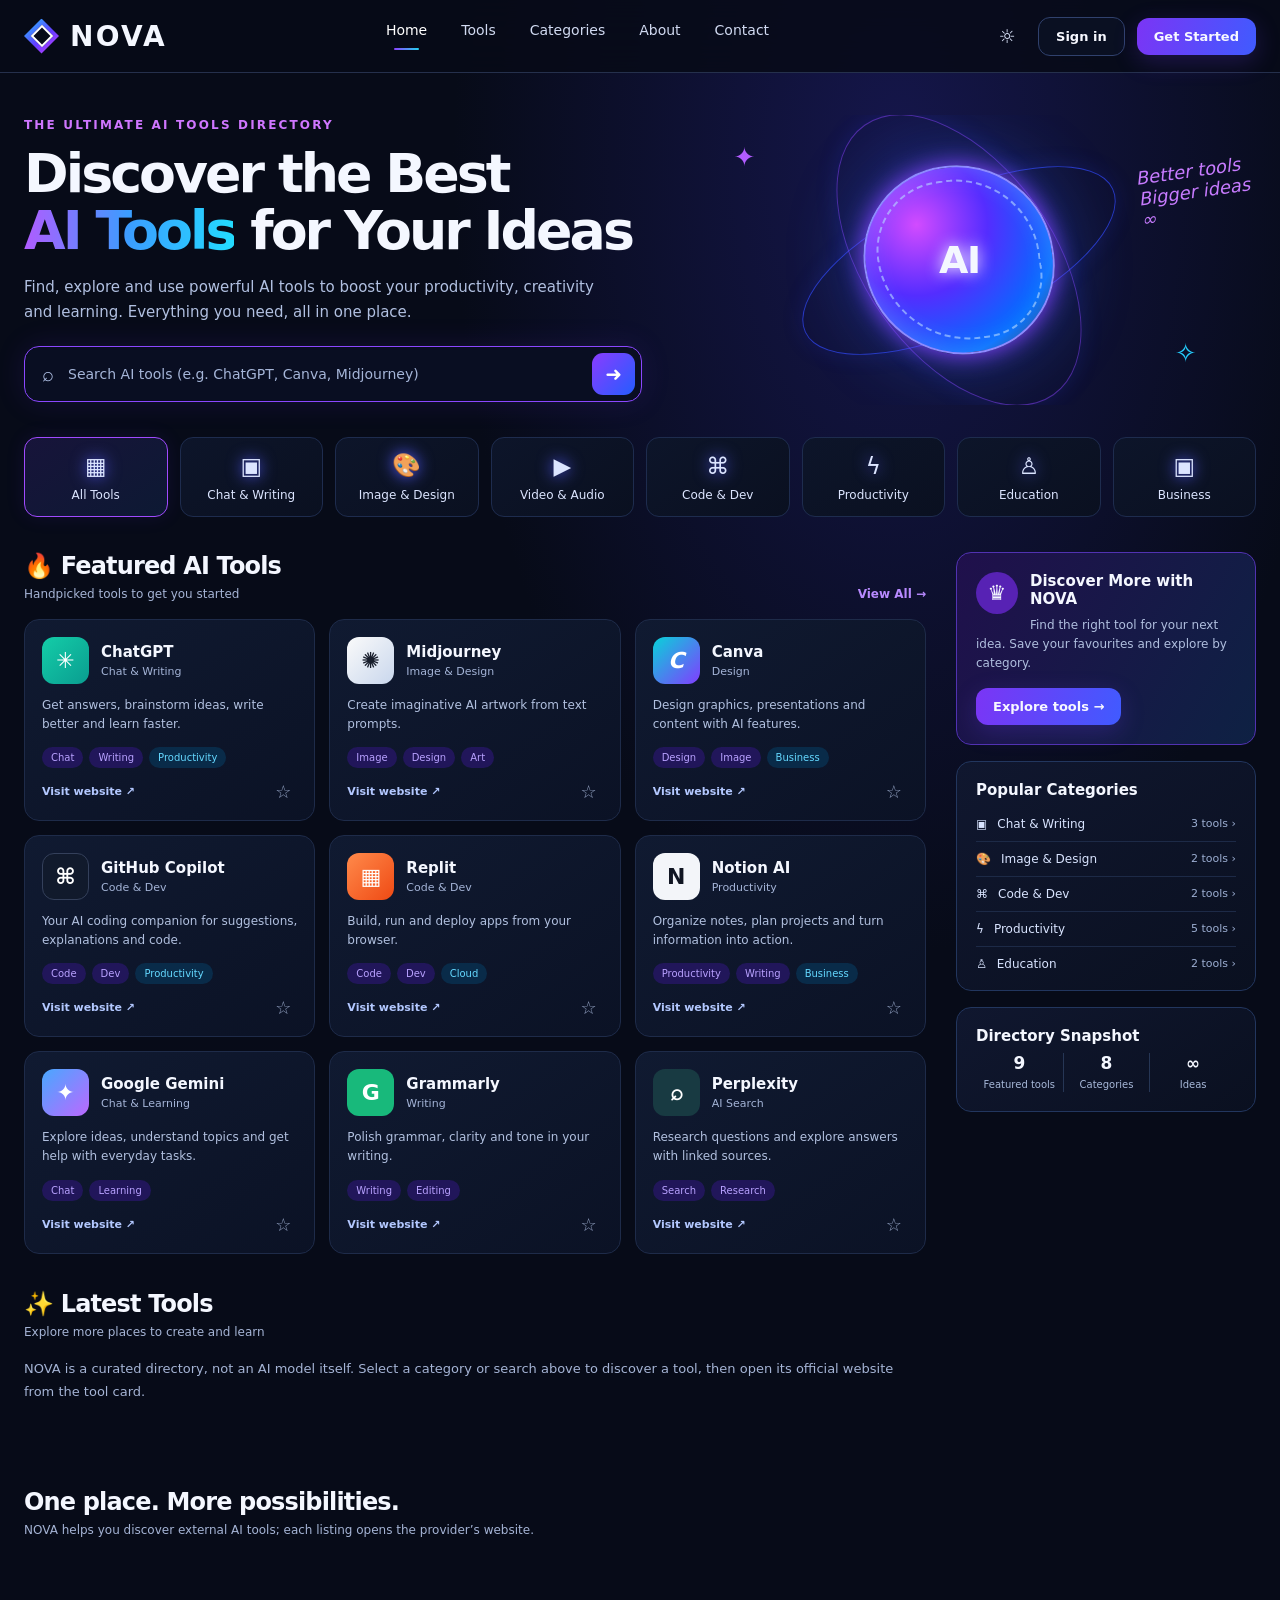
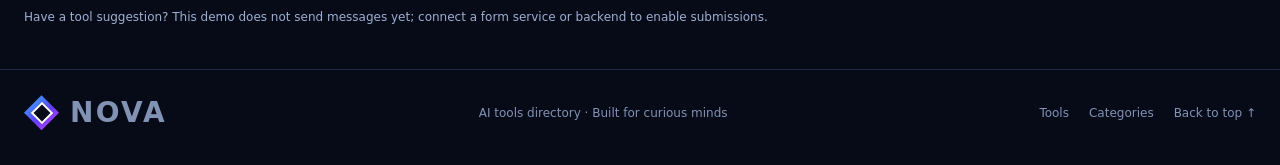
<file: nova-ai-hub-index.html>
<!doctype html>
<html lang="en">
<head>
<meta charset="utf-8">
<meta name="viewport" content="width=device-width,initial-scale=1">
<meta name="theme-color" content="#070b18">
<meta name="description" content="NOVA is your directory for discovering AI tools for writing, design, coding, productivity and learning.">
<title>NOVA — Discover the Best AI Tools</title>
<style>
:root{--bg:#070b18;--panel:#0d1428;--panel2:#101a32;--line:#25345b;--text:#f4f7ff;--muted:#a5b4d5;--purple:#8b43ff;--blue:#16baff;--cyan:#22d3ee}
*{box-sizing:border-box}html{scroll-behavior:smooth}body{margin:0;background:radial-gradient(ellipse at 70% 9%,#15164b 0,transparent 35%),var(--bg);color:var(--text);font-family:Inter,ui-sans-serif,system-ui,-apple-system,"Segoe UI",sans-serif}a{color:inherit;text-decoration:none}button,input{font:inherit}.wrap{width:min(1380px,calc(100% - 48px));margin:auto}
header{border-bottom:1px solid #25304c;background:#070b18dd;backdrop-filter:blur(18px);position:sticky;top:0;z-index:10}.nav{height:72px;display:flex;align-items:center;gap:40px}.brand{display:flex;align-items:center;gap:11px;font-size:28px;font-weight:900;letter-spacing:.08em}.brandmark{width:35px;height:35px;display:grid;place-items:center;border-radius:11px;background:linear-gradient(140deg,#20c8ff,#633cff 55%,#d642ff);box-shadow:0 0 24px #7546ff70;clip-path:polygon(50% 0,100% 50%,50% 100%,0 50%);font-size:0}.brandmark:after{content:"";width:12px;height:12px;background:#070b18;transform:rotate(45deg);border:2px solid white}.navlinks{display:flex;gap:34px;margin:auto;color:#d1daf1;font-size:14px}.navlinks a:hover,.navlinks a.active{color:#fff}.navlinks a.active:after{content:"";display:block;margin:10px auto 0;width:25px;height:2px;background:linear-gradient(90deg,var(--purple),var(--cyan));border-radius:3px}.navactions{display:flex;align-items:center;gap:12px}.btn{display:inline-flex;align-items:center;justify-content:center;gap:8px;border:1px solid #30416d;background:#0a1022;color:#f7f8ff;padding:11px 17px;border-radius:12px;font-size:13px;font-weight:750;cursor:pointer;transition:.2s}.btn:hover{transform:translateY(-2px);border-color:#9564ff}.btn.primary{border:0;background:linear-gradient(105deg,#7b35f5,#405bff);box-shadow:0 7px 25px #7041ff38}.iconbtn{width:38px;height:38px;border-radius:50%;background:transparent;border:0;color:#dfe8ff;font-size:19px;cursor:pointer}.menu{display:none}
.hero{display:grid;grid-template-columns:1.02fr .98fr;align-items:center;min-height:350px;padding:42px 0 28px;gap:20px}.eyebrow{font-size:12px;letter-spacing:.18em;color:#cf76ff;font-weight:850;text-transform:uppercase}.hero h1{font-size:clamp(40px,4.2vw,60px);line-height:1.05;letter-spacing:-.055em;margin:14px 0 16px}.gradient{background:linear-gradient(90deg,#b05cff,#3b9dff,#23dcff);color:transparent;background-clip:text}.hero p{max-width:590px;color:#b1c0e1;line-height:1.7;font-size:15px;margin:0 0 20px}.searchbox{height:56px;max-width:680px;display:flex;align-items:center;gap:12px;border:1px solid #8b47ff;border-radius:15px;padding:5px 6px 5px 17px;background:#090e22;box-shadow:0 0 30px #7437ff20}.searchbox span{font-size:20px;color:#b6c7ed}.searchbox input{min-width:0;flex:1;background:transparent;border:0;outline:0;color:white;font-size:14px}.searchbox input::placeholder{color:#a5b5d8}.searchbox button{height:42px;width:43px;border:0;border-radius:11px;background:linear-gradient(130deg,#8a3cff,#245dff);color:white;font-size:20px;cursor:pointer}.heroart{height:290px;display:grid;place-items:center;position:relative;overflow:hidden}.orbit{position:absolute;width:340px;height:135px;border:1px solid #334affb0;border-radius:50%;transform:rotate(-25deg);box-shadow:0 0 22px #333bff25}.orbit.o2{width:330px;height:190px;transform:rotate(55deg);border-color:#8a43ff80}.brain{width:190px;height:190px;border-radius:48% 52% 47% 53%;display:grid;place-items:center;position:relative;background:radial-gradient(circle at 30% 28%,#d24bff,#542dff 38%,#006eff 75%,#07122c);box-shadow:0 0 25px #8740ff,0 0 75px #2a6bff75,inset 0 0 28px #fff3;border:2px solid #8e8aff;transform:rotate(-8deg)}.brain:before{content:"";position:absolute;inset:12px;border:2px dashed #b6d8ff9c;border-radius:45% 55% 40% 60%}.brain strong{font-size:38px;letter-spacing:-.04em;text-shadow:0 0 15px #fff;transform:rotate(8deg)}.spark{position:absolute;color:#b15cff;font-size:26px}.s1{top:27px;left:12%}.s2{right:10%;bottom:37px;color:#25cfff}.artnote{position:absolute;right:1%;top:45px;color:#c77bff;font-size:18px;font-style:italic;transform:rotate(-8deg)}
.categories{display:grid;grid-template-columns:repeat(8,minmax(0,1fr));gap:12px;margin:4px 0 35px}.cat{min-height:80px;border:1px solid #1e2c4e;background:linear-gradient(145deg,#0d152a,#0a1020);border-radius:13px;display:flex;flex-direction:column;align-items:center;justify-content:center;gap:9px;color:#dce5ff;font-size:12px;cursor:pointer;transition:.2s}.cat .emoji{font-size:23px;filter:drop-shadow(0 0 8px #555cff)}.cat:hover,.cat.selected{border-color:#a04aff;background:linear-gradient(145deg,#17143a,#0d1933);box-shadow:0 0 20px #7536ff19}
.contentgrid{display:grid;grid-template-columns:minmax(0,1fr) 300px;gap:30px;align-items:start}.sectionhead{display:flex;align-items:end;justify-content:space-between;gap:15px;margin:0 0 18px}.sectionhead h2{font-size:24px;letter-spacing:-.035em;margin:0}.sectionhead p{color:#a5b4d5;font-size:12px;margin:7px 0 0}.viewall{color:#b88aff;font-size:12px;font-weight:800;white-space:nowrap}.toolgrid{display:grid;grid-template-columns:repeat(3,minmax(0,1fr));gap:14px}.tool{min-height:142px;padding:17px;border:1px solid #1e2b49;background:linear-gradient(145deg,#101a31,#0b1225);border-radius:15px;transition:.2s;display:flex;flex-direction:column}.tool:hover{transform:translateY(-3px);border-color:#4f64be}.tooltop{display:flex;align-items:center;gap:12px}.appicon{height:47px;width:47px;border-radius:12px;display:grid;place-items:center;font-size:22px;font-weight:900;color:white;flex-shrink:0;background:linear-gradient(135deg,#14cda8,#0a9d90)}.appicon.mid{background:linear-gradient(135deg,#fafafa,#c9d7ed);color:#171d2b}.appicon.canva{background:linear-gradient(135deg,#08d3d9,#813dff);font-style:italic}.appicon.copilot{background:#111a2c;border:1px solid #34405b}.appicon.replit{background:linear-gradient(135deg,#ff8a4b,#ef4a14)}.appicon.notion{background:#f3f5f9;color:#101522}.appicon.gemini{background:linear-gradient(135deg,#48a8ff,#bc68ff)}.appicon.grammarly{background:#18b97b}.appicon.perplexity{background:#183a42}.toolname{font-size:15px;font-weight:800}.toolcat{font-size:11px;color:#a4b4d7;margin-top:4px}.tool p{font-size:12px;line-height:1.55;color:#b1c0df;margin:12px 0 14px;flex:1}.tags{display:flex;gap:6px;flex-wrap:wrap}.tag{font-size:10px;border-radius:99px;padding:5px 9px;background:#21165a;color:#b8a1ff}.tag.blue{background:#092b49;color:#64d8ff}.toolbottom{display:flex;justify-content:space-between;align-items:center;margin-top:12px}.openlink{font-size:11px;color:#b3c8ff;font-weight:800}.save{background:none;border:0;color:#8e9dbd;font-size:18px;cursor:pointer}.save.saved{color:#ffca6b}
.sidebar{display:grid;gap:16px}.sidebox{border:1px solid #22365e;background:linear-gradient(145deg,#10172f,#0a1020);border-radius:15px;padding:19px}.premium{background:linear-gradient(120deg,#20104c,#0e2143);border-color:#5132b2}.side-title{font-size:15px;font-weight:850;margin-bottom:8px}.sidebox p{font-size:12px;color:#b0bfdf;line-height:1.6;margin:0 0 14px}.premium .crown{float:left;width:42px;height:42px;margin:0 12px 10px 0;border-radius:50%;display:grid;place-items:center;background:#5722b4;font-size:21px}.sidecat{display:flex;align-items:center;gap:10px;padding:10px 0;border-bottom:1px solid #1d2a47;font-size:12px;color:#d9e4ff}.sidecat:last-child{border:0;padding-bottom:0}.sidecat span:nth-child(2){flex:1}.count{color:#9caed2;font-size:11px}.quickstats{display:grid;grid-template-columns:repeat(3,1fr);text-align:center}.quickstats div+div{border-left:1px solid #263655}.quickstats strong{display:block;font-size:17px}.quickstats span{font-size:10px;color:#a7b8d9}.latest{margin:36px 0 70px}.empty{display:none;text-align:center;color:#b2c0df;padding:25px;border:1px dashed #34446b;border-radius:12px}
footer{border-top:1px solid #1d2944;padding:25px 0 35px;color:#8292b4;font-size:12px}.footerin{display:flex;justify-content:space-between;gap:20px;align-items:center}.footerlinks{display:flex;gap:20px}.toast{position:fixed;bottom:20px;left:50%;transform:translateX(-50%);background:#18213b;border:1px solid #5369b3;color:white;padding:12px 18px;border-radius:12px;box-shadow:0 10px 40px #0008;z-index:20;display:none;font-size:13px}
@media(max-width:1000px){.nav{gap:20px}.navlinks{gap:18px}.heroart{height:250px}.categories{grid-template-columns:repeat(4,1fr)}.contentgrid{grid-template-columns:1fr}.sidebar{grid-template-columns:repeat(3,1fr)}.toolgrid{grid-template-columns:repeat(3,minmax(0,1fr))}}
@media(max-width:680px){.wrap{width:calc(100% - 28px)}.nav{height:64px}.brand{font-size:23px}.navlinks{display:none;position:absolute;top:64px;left:14px;right:14px;background:#10172b;border:1px solid var(--line);border-radius:14px;padding:17px;flex-direction:column;gap:18px}.navlinks.show{display:flex}.navactions .outline{display:none}.menu{display:block}.hero{grid-template-columns:1fr;padding:35px 0 10px;gap:0}.hero h1{font-size:43px}.hero p{font-size:14px}.heroart{height:230px}.brain{width:145px;height:145px}.brain strong{font-size:30px}.orbit{width:260px;height:100px}.orbit.o2{width:250px;height:145px}.artnote{font-size:13px}.categories{gap:8px;margin-bottom:28px}.cat{font-size:10px;min-height:72px}.cat .emoji{font-size:20px}.toolgrid{grid-template-columns:1fr}.tool{min-height:0}.sidebar{grid-template-columns:1fr}.sectionhead h2{font-size:22px}.footerin{align-items:flex-start;flex-direction:column}.footerlinks{flex-wrap:wrap}}
</style>
</head>
<body>
<header><div class="wrap nav">
<a class="brand" href="#"><span class="brandmark"></span>NOVA</a>
<nav class="navlinks" id="navlinks"><a class="active" href="#home">Home</a><a href="#tools">Tools</a><a href="#categories">Categories</a><a href="#about">About</a><a href="#contact">Contact</a></nav>
<div class="navactions"><button class="iconbtn" id="theme" title="Toggle light/dark theme" aria-label="Toggle theme">☼</button><a class="btn outline" href="#tools">Sign in</a><a class="btn primary" href="#tools">Get Started</a><button class="iconbtn menu" id="menu" aria-label="Open navigation">☰</button></div>
</div></header>
<main id="home" class="wrap">
<section class="hero"><div><div class="eyebrow">THE ULTIMATE AI TOOLS DIRECTORY</div><h1>Discover the Best<br><span class="gradient">AI Tools</span> for Your Ideas</h1><p>Find, explore and use powerful AI tools to boost your productivity, creativity and learning. Everything you need, all in one place.</p><form class="searchbox" id="searchform"><span>⌕</span><input id="search" type="search" placeholder="Search AI tools (e.g. ChatGPT, Canva, Midjourney)" aria-label="Search AI tools"><button type="submit" aria-label="Search">➜</button></form></div>
<div class="heroart" aria-label="Decorative AI illustration"><div class="orbit"></div><div class="orbit o2"></div><span class="spark s1">✦</span><span class="spark s2">✧</span><div class="brain"><strong>AI</strong></div><div class="artnote">Better tools<br>Bigger ideas<br>∞</div></div></section>
<section class="categories" id="categories">
<button class="cat selected" data-category="All"><span class="emoji">▦</span>All Tools</button><button class="cat" data-category="Chat & Writing"><span class="emoji">▣</span>Chat &amp; Writing</button><button class="cat" data-category="Image & Design"><span class="emoji">🎨</span>Image &amp; Design</button><button class="cat" data-category="Video & Audio"><span class="emoji">▶</span>Video &amp; Audio</button><button class="cat" data-category="Code & Dev"><span class="emoji">⌘</span>Code &amp; Dev</button><button class="cat" data-category="Productivity"><span class="emoji">ϟ</span>Productivity</button><button class="cat" data-category="Education"><span class="emoji">♙</span>Education</button><button class="cat" data-category="Business"><span class="emoji">▣</span>Business</button>
</section>
<div class="contentgrid"><div>
<section id="tools"><div class="sectionhead"><div><h2>🔥 Featured AI Tools</h2><p>Handpicked tools to get you started</p></div><a class="viewall" href="#tools" id="clearfilter">View All →</a></div>
<div class="toolgrid" id="toolgrid">
<article class="tool" data-name="ChatGPT" data-category="Chat & Writing Productivity"><div class="tooltop"><div class="appicon">✳</div><div><div class="toolname">ChatGPT</div><div class="toolcat">Chat &amp; Writing</div></div></div><p>Get answers, brainstorm ideas, write better and learn faster.</p><div class="tags"><span class="tag">Chat</span><span class="tag">Writing</span><span class="tag blue">Productivity</span></div><div class="toolbottom"><a class="openlink" href="https://chatgpt.com/" target="_blank" rel="noopener">Visit website ↗</a><button class="save" aria-label="Save ChatGPT" title="Save favourite">☆</button></div></article>
<article class="tool" data-name="Midjourney" data-category="Image & Design"><div class="tooltop"><div class="appicon mid">✺</div><div><div class="toolname">Midjourney</div><div class="toolcat">Image &amp; Design</div></div></div><p>Create imaginative AI artwork from text prompts.</p><div class="tags"><span class="tag">Image</span><span class="tag">Design</span><span class="tag">Art</span></div><div class="toolbottom"><a class="openlink" href="https://www.midjourney.com/" target="_blank" rel="noopener">Visit website ↗</a><button class="save" aria-label="Save Midjourney" title="Save favourite">☆</button></div></article>
<article class="tool" data-name="Canva" data-category="Image & Design Business"><div class="tooltop"><div class="appicon canva">C</div><div><div class="toolname">Canva</div><div class="toolcat">Design</div></div></div><p>Design graphics, presentations and content with AI features.</p><div class="tags"><span class="tag">Design</span><span class="tag">Image</span><span class="tag blue">Business</span></div><div class="toolbottom"><a class="openlink" href="https://www.canva.com/" target="_blank" rel="noopener">Visit website ↗</a><button class="save" aria-label="Save Canva" title="Save favourite">☆</button></div></article>
<article class="tool" data-name="GitHub Copilot" data-category="Code & Dev Productivity"><div class="tooltop"><div class="appicon copilot">⌘</div><div><div class="toolname">GitHub Copilot</div><div class="toolcat">Code &amp; Dev</div></div></div><p>Your AI coding companion for suggestions, explanations and code.</p><div class="tags"><span class="tag">Code</span><span class="tag">Dev</span><span class="tag blue">Productivity</span></div><div class="toolbottom"><a class="openlink" href="https://github.com/features/copilot" target="_blank" rel="noopener">Visit website ↗</a><button class="save" aria-label="Save GitHub Copilot" title="Save favourite">☆</button></div></article>
<article class="tool" data-name="Replit" data-category="Code & Dev Productivity"><div class="tooltop"><div class="appicon replit">▦</div><div><div class="toolname">Replit</div><div class="toolcat">Code &amp; Dev</div></div></div><p>Build, run and deploy apps from your browser.</p><div class="tags"><span class="tag">Code</span><span class="tag">Dev</span><span class="tag blue">Cloud</span></div><div class="toolbottom"><a class="openlink" href="https://replit.com/" target="_blank" rel="noopener">Visit website ↗</a><button class="save" aria-label="Save Replit" title="Save favourite">☆</button></div></article>
<article class="tool" data-name="Notion AI" data-category="Productivity Business"><div class="tooltop"><div class="appicon notion">N</div><div><div class="toolname">Notion AI</div><div class="toolcat">Productivity</div></div></div><p>Organize notes, plan projects and turn information into action.</p><div class="tags"><span class="tag">Productivity</span><span class="tag">Writing</span><span class="tag blue">Business</span></div><div class="toolbottom"><a class="openlink" href="https://www.notion.so/product/ai" target="_blank" rel="noopener">Visit website ↗</a><button class="save" aria-label="Save Notion AI" title="Save favourite">☆</button></div></article>
<article class="tool" data-name="Google Gemini" data-category="Chat & Writing Education"><div class="tooltop"><div class="appicon gemini">✦</div><div><div class="toolname">Google Gemini</div><div class="toolcat">Chat &amp; Learning</div></div></div><p>Explore ideas, understand topics and get help with everyday tasks.</p><div class="tags"><span class="tag">Chat</span><span class="tag">Learning</span></div><div class="toolbottom"><a class="openlink" href="https://gemini.google.com/" target="_blank" rel="noopener">Visit website ↗</a><button class="save" aria-label="Save Google Gemini" title="Save favourite">☆</button></div></article>
<article class="tool" data-name="Grammarly" data-category="Chat & Writing Productivity"><div class="tooltop"><div class="appicon grammarly">G</div><div><div class="toolname">Grammarly</div><div class="toolcat">Writing</div></div></div><p>Polish grammar, clarity and tone in your writing.</p><div class="tags"><span class="tag">Writing</span><span class="tag">Editing</span></div><div class="toolbottom"><a class="openlink" href="https://www.grammarly.com/" target="_blank" rel="noopener">Visit website ↗</a><button class="save" aria-label="Save Grammarly" title="Save favourite">☆</button></div></article>
<article class="tool" data-name="Perplexity" data-category="Chat & Writing Education"><div class="tooltop"><div class="appicon perplexity">⌕</div><div><div class="toolname">Perplexity</div><div class="toolcat">AI Search</div></div></div><p>Research questions and explore answers with linked sources.</p><div class="tags"><span class="tag">Search</span><span class="tag">Research</span></div><div class="toolbottom"><a class="openlink" href="https://www.perplexity.ai/" target="_blank" rel="noopener">Visit website ↗</a><button class="save" aria-label="Save Perplexity" title="Save favourite">☆</button></div></article>
</div><div class="empty" id="empty">No tools match your search. Try another name or category.</div></section>
<section class="latest"><div class="sectionhead"><div><h2>✨ Latest Tools</h2><p>Explore more places to create and learn</p></div></div><p style="color:#a5b4d5;font-size:13px;line-height:1.8">NOVA is a curated directory, not an AI model itself. Select a category or search above to discover a tool, then open its official website from the tool card.</p></section>
</div>
<aside class="sidebar"><div class="sidebox premium"><div class="crown">♛</div><div class="side-title">Discover More with NOVA</div><p>Find the right tool for your next idea. Save your favourites and explore by category.</p><a class="btn primary" href="#tools">Explore tools →</a></div>
<div class="sidebox"><div class="side-title">Popular Categories</div><a class="sidecat" href="#categories" data-sidecat="Chat & Writing"><span>▣</span><span>Chat &amp; Writing</span><span class="count">3 tools ›</span></a><a class="sidecat" href="#categories" data-sidecat="Image & Design"><span>🎨</span><span>Image &amp; Design</span><span class="count">2 tools ›</span></a><a class="sidecat" href="#categories" data-sidecat="Code & Dev"><span>⌘</span><span>Code &amp; Dev</span><span class="count">2 tools ›</span></a><a class="sidecat" href="#categories" data-sidecat="Productivity"><span>ϟ</span><span>Productivity</span><span class="count">5 tools ›</span></a><a class="sidecat" href="#categories" data-sidecat="Education"><span>♙</span><span>Education</span><span class="count">2 tools ›</span></a></div>
<div class="sidebox"><div class="side-title">Directory Snapshot</div><div class="quickstats"><div><strong>9</strong><span>Featured tools</span></div><div><strong>8</strong><span>Categories</span></div><div><strong>∞</strong><span>Ideas</span></div></div></div></aside>
</div>
<section id="about" style="padding:15px 0 55px"><div class="sectionhead"><div><h2>One place. More possibilities.</h2><p>NOVA helps you discover external AI tools; each listing opens the provider’s website.</p></div></div></section>
<section id="contact" style="padding:0 0 45px;color:#9eafd1;font-size:12px">Have a tool suggestion? This demo does not send messages yet; connect a form service or backend to enable submissions.</section>
</main>
<footer><div class="wrap footerin"><a class="brand" href="#"><span class="brandmark"></span>NOVA</a><span>AI tools directory · Built for curious minds</span><div class="footerlinks"><a href="#tools">Tools</a><a href="#categories">Categories</a><a href="#home">Back to top ↑</a></div></div></footer>
<div class="toast" id="toast" role="status"></div>
<script>
const search=document.getElementById('search'),cards=[...document.querySelectorAll('.tool')],cats=[...document.querySelectorAll('.cat')],empty=document.getElementById('empty');let category='All';
function filter(){const q=search.value.trim().toLowerCase();let shown=0;cards.forEach(card=>{const matchesQ=(card.dataset.name+' '+card.innerText+' '+card.dataset.category).toLowerCase().includes(q);const matchesC=category==='All'||card.dataset.category.split(' ').join(' ').includes(category)||card.dataset.category.includes(category);const ok=matchesQ&&matchesC;card.style.display=ok?'flex':'none';if(ok)shown++});empty.style.display=shown?'none':'block'}
document.getElementById('searchform').addEventListener('submit',e=>{e.preventDefault();filter();document.getElementById('tools').scrollIntoView({behavior:'smooth'})});search.addEventListener('input',filter);
cats.forEach(c=>c.addEventListener('click',()=>{category=c.dataset.category;cats.forEach(x=>x.classList.toggle('selected',x===c));filter();document.getElementById('tools').scrollIntoView({behavior:'smooth',block:'start'})}));
document.getElementById('clearfilter').addEventListener('click',()=>{category='All';search.value='';cats.forEach(x=>x.classList.toggle('selected',x.dataset.category==='All'));filter()});
document.querySelectorAll('.sidecat').forEach(a=>a.addEventListener('click',()=>{category=a.dataset.sidecat;cats.forEach(x=>x.classList.toggle('selected',x.dataset.category===category));filter()}));
function toast(t){const el=document.getElementById('toast');el.textContent=t;el.style.display='block';clearTimeout(window.toastTimer);window.toastTimer=setTimeout(()=>el.style.display='none',2200)}
document.querySelectorAll('.save').forEach((b,i)=>{const key='nova-fav-'+cards[i].dataset.name;const saved=localStorage.getItem(key)==='1';b.classList.toggle('saved',saved);b.textContent=saved?'★':'☆';b.addEventListener('click',()=>{const now=b.textContent==='☆';b.textContent=now?'★':'☆';b.classList.toggle('saved',now);localStorage.setItem(key,now?'1':'0');toast(now?'Added to favourites':'Removed from favourites')})});
document.getElementById('menu').addEventListener('click',()=>document.getElementById('navlinks').classList.toggle('show'));document.querySelectorAll('#navlinks a').forEach(a=>a.addEventListener('click',()=>document.getElementById('navlinks').classList.remove('show')));
document.getElementById('theme').addEventListener('click',()=>{const light=document.body.classList.toggle('light');document.body.style.background=light?'#eef2ff':'radial-gradient(ellipse at 70% 9%,#15164b 0,transparent 35%),var(--bg)';document.body.style.color=light?'#111827':'var(--text)';document.querySelectorAll('.tool,.cat,.sidebox,.searchbox').forEach(x=>{x.style.background=light?'#ffffff':' ';x.style.color=light?'#111827':''});toast(light?'Light theme preview enabled':'Dark theme enabled')});
</script>
</body>
</html>
</file>
